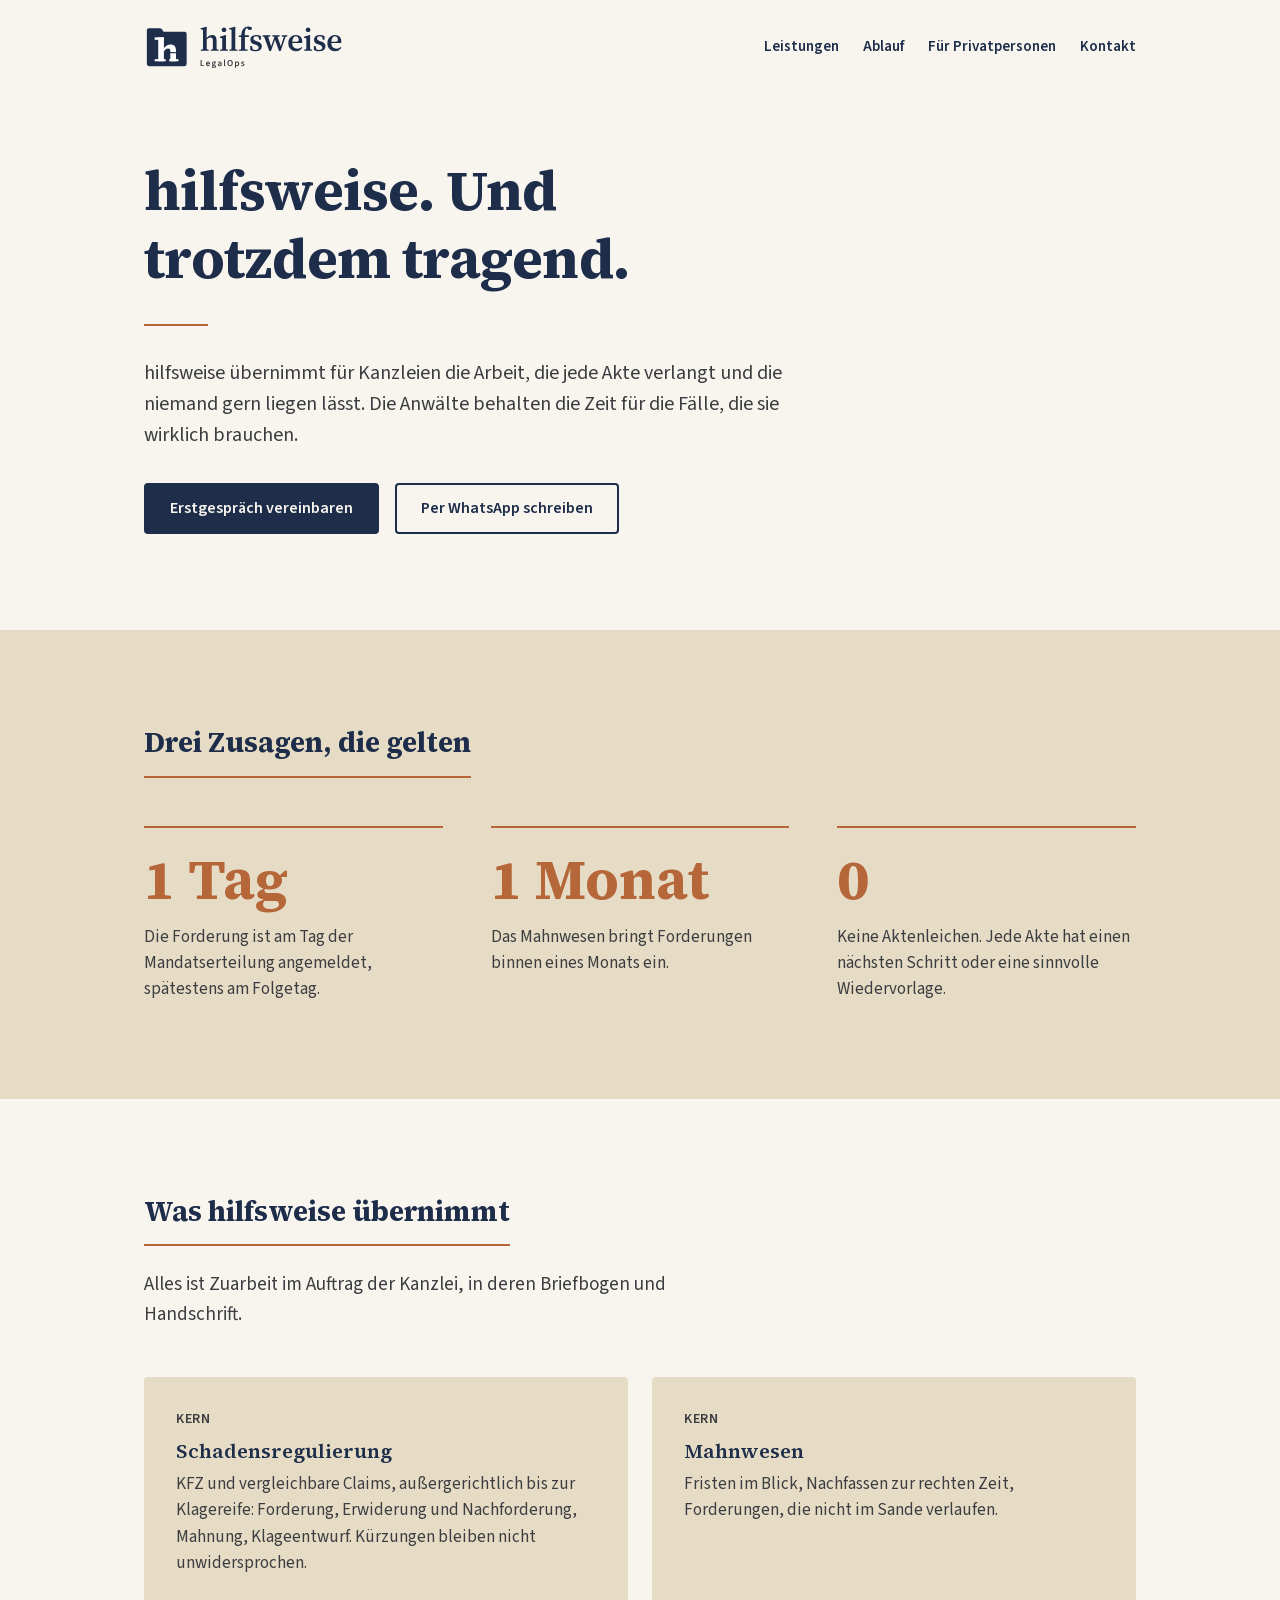
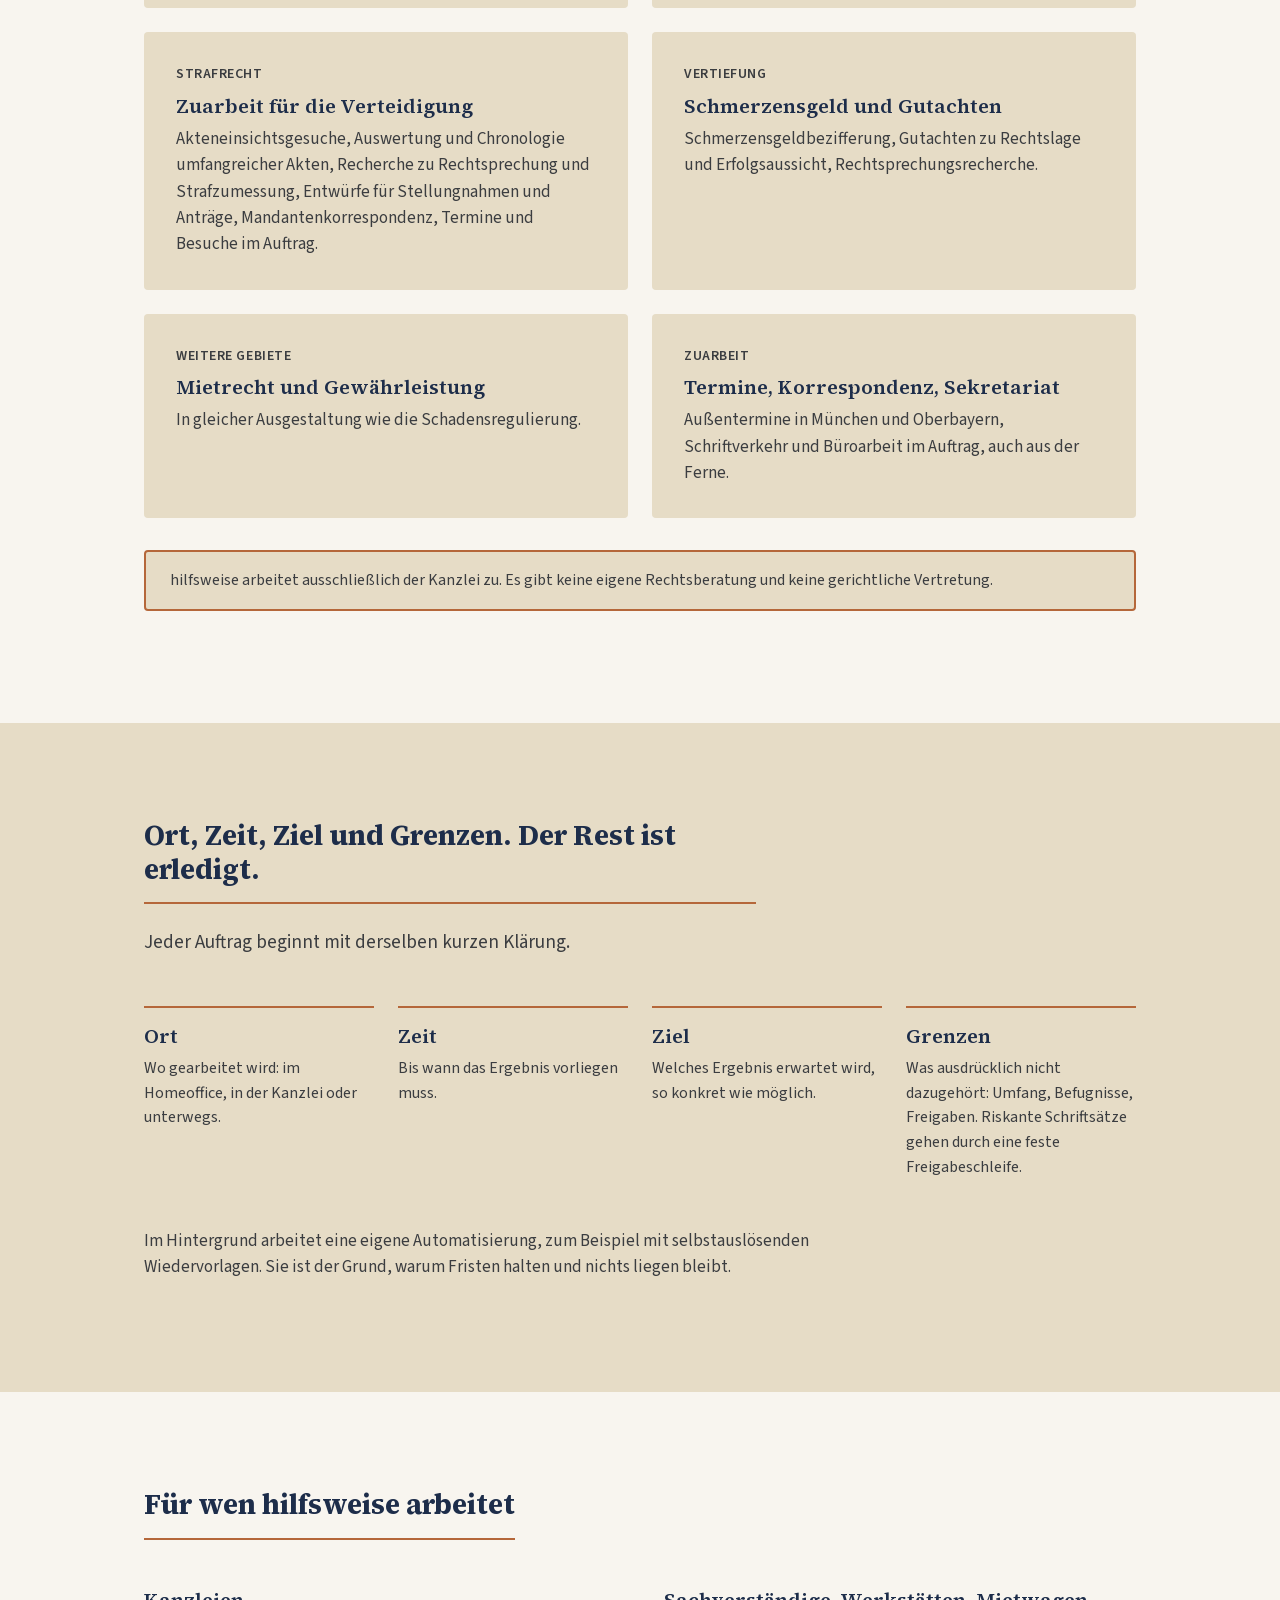
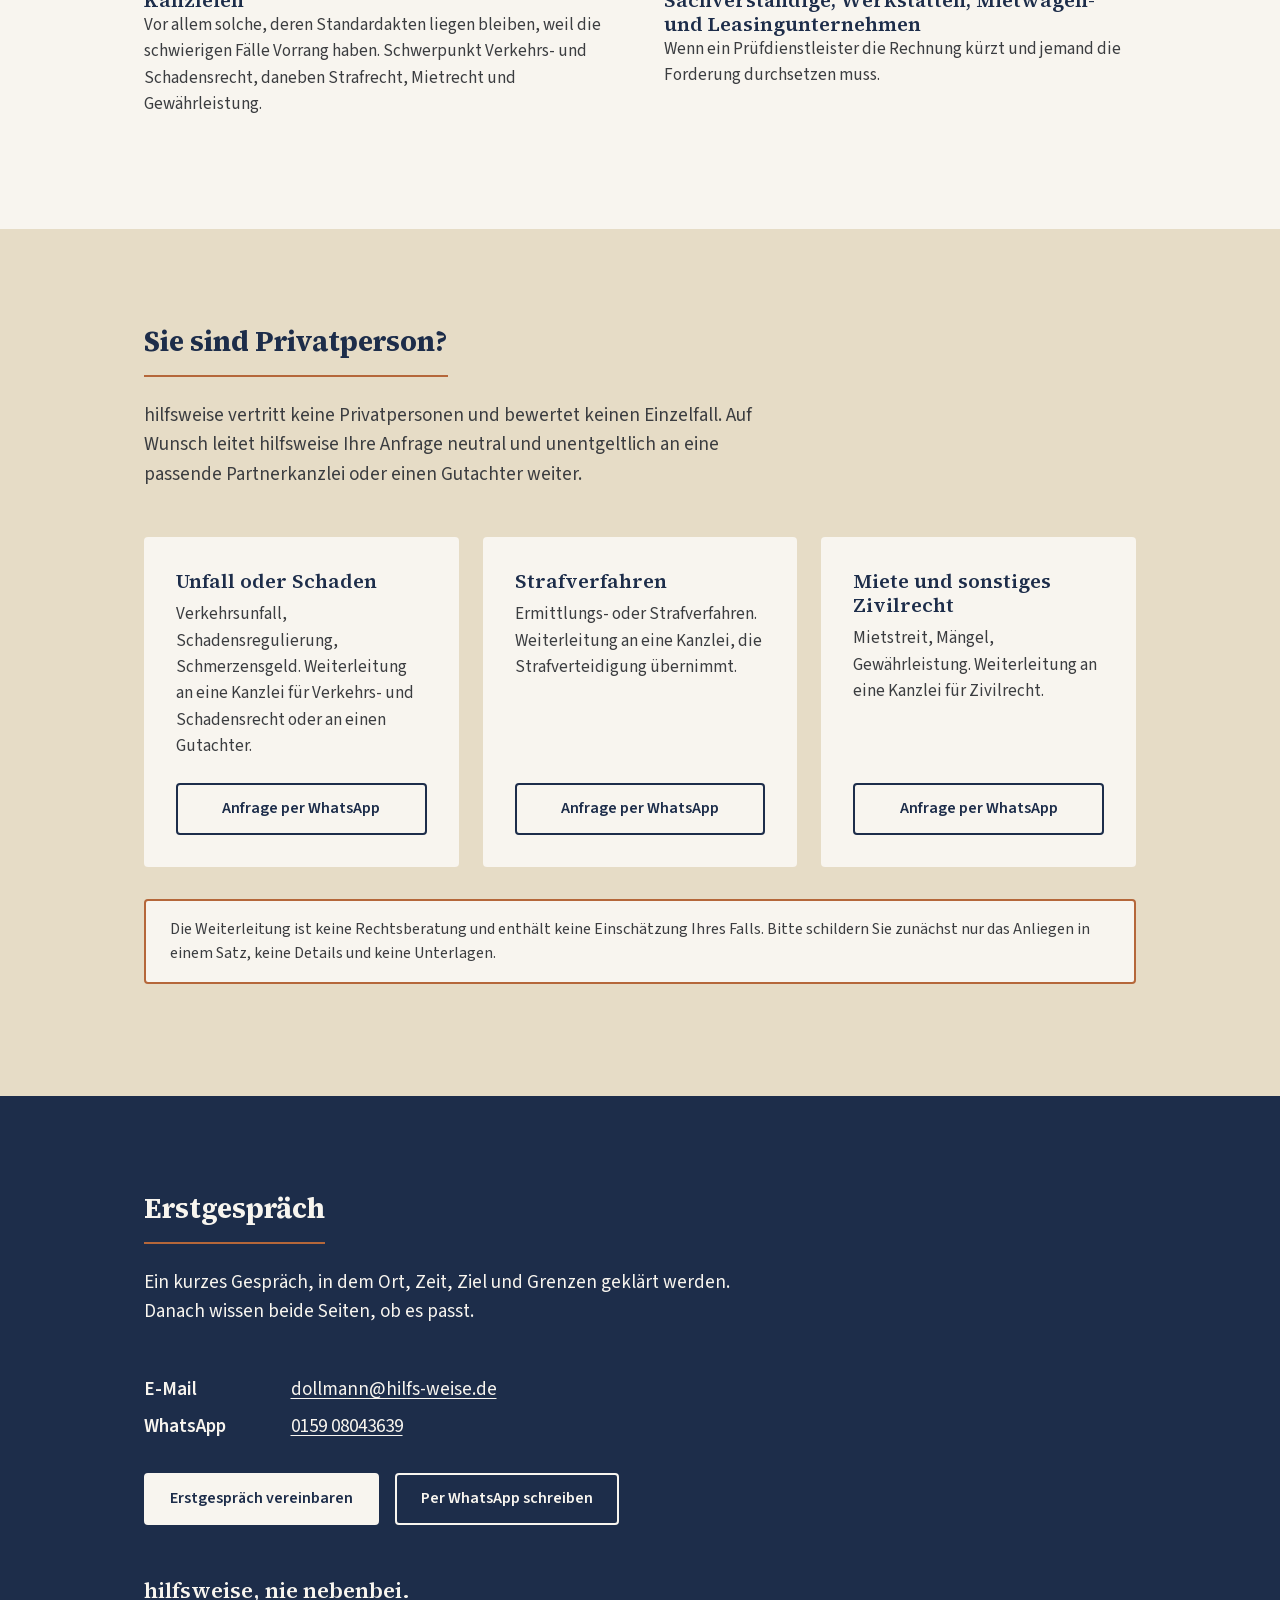
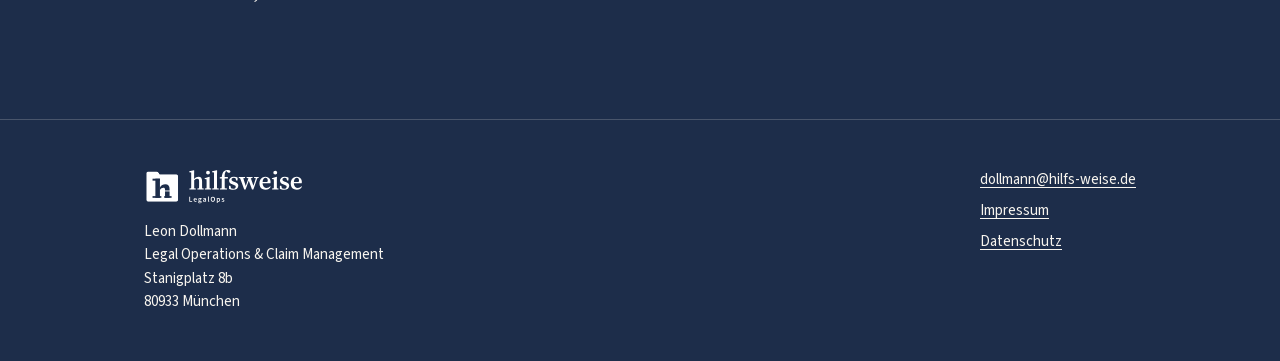
<file: index.html>
<!doctype html>
<html lang="de">
<head>
<meta charset="utf-8">
<meta name="viewport" content="width=device-width, initial-scale=1">
<title>hilfsweise – Legal Operations &amp; Claim Management</title>
<meta name="description" content="hilfsweise übernimmt für Kanzleien die Arbeit, die jede Akte verlangt: Schadensregulierung, Mahnwesen, Zuarbeit im Strafrecht. Forderungsanmeldung am Tag der Mandatserteilung.">
<meta name="theme-color" content="#F8F5EF">
<link rel="icon" href="/favicon.ico" sizes="any">
<link rel="icon" href="/assets/logo/favicon-16.svg" type="image/svg+xml" media="(prefers-color-scheme: light)">
<link rel="icon" href="/assets/logo/favicon-16-dunkel.svg" type="image/svg+xml" media="(prefers-color-scheme: dark)">
<link rel="apple-touch-icon" href="/assets/logo/apple-touch-icon.png">
<link rel="preload" href="/assets/fonts/source-serif-4-latin-700-normal.woff2" as="font" type="font/woff2" crossorigin>
<link rel="preload" href="/assets/fonts/source-sans-3-latin-400-normal.woff2" as="font" type="font/woff2" crossorigin>
<link rel="stylesheet" href="/assets/style.css">
</head>
<body>
<a class="skip" href="#inhalt">Zum Inhalt</a>

<header class="kopf">
  <div class="wrap">
    <a href="/" aria-label="hilfsweise, Startseite"><img class="logo" src="/assets/logo/logo-farbig.svg" alt="hilfsweise LegalOps" width="387" height="88"></a>
    <nav aria-label="Hauptnavigation">
      <a href="#leistungen">Leistungen</a>
      <a href="#ablauf">Ablauf</a>
      <a href="#privat">Für Privatpersonen</a>
      <a href="#kontakt">Kontakt</a>
    </nav>
  </div>
</header>

<main id="inhalt">

<div class="hero">
  <div class="wrap">
    <h1>hilfsweise. Und trotzdem tragend.</h1>
    <div class="linie" aria-hidden="true"></div>
    <p class="lead">hilfsweise übernimmt für Kanzleien die Arbeit, die jede Akte verlangt und die niemand gern liegen lässt. Die Anwälte behalten die Zeit für die Fälle, die sie wirklich brauchen.</p>
    <div class="knoepfe">
      <a class="btn voll" href="mailto:dollmann@hilfs-weise.de?subject=Erstgespr%C3%A4ch">Erstgespräch vereinbaren</a>
      <a class="btn leer" href="https://wa.me/4915908043639">Per WhatsApp schreiben</a>
    </div>
  </div>
</div>

<section class="flaeche" aria-labelledby="versprechen">
  <div class="wrap">
    <div class="sec-kopf">
      <h2 id="versprechen">Drei Zusagen, die gelten</h2>
    </div>
    <div class="zahlen">
      <div class="zahl">
        <div class="gross">1 Tag</div>
        <p>Die Forderung ist am Tag der Mandatserteilung angemeldet, spätestens am Folgetag.</p>
      </div>
      <div class="zahl">
        <div class="gross">1 Monat</div>
        <p>Das Mahnwesen bringt Forderungen binnen eines Monats ein.</p>
      </div>
      <div class="zahl">
        <div class="gross">0</div>
        <p>Keine Aktenleichen. Jede Akte hat einen nächsten Schritt oder eine sinnvolle Wiedervorlage.</p>
      </div>
    </div>
  </div>
</section>

<section id="leistungen" aria-labelledby="leistungen-h">
  <div class="wrap">
    <div class="sec-kopf">
      <h2 id="leistungen-h">Was hilfsweise übernimmt</h2>
      <p>Alles ist Zuarbeit im Auftrag der Kanzlei, in deren Briefbogen und Handschrift.</p>
    </div>
    <div class="raster">
      <article class="karte">
        <div class="ebene">Kern</div>
        <h3>Schadensregulierung</h3>
        <p>KFZ und vergleichbare Claims, außergerichtlich bis zur Klagereife: Forderung, Erwiderung und Nachforderung, Mahnung, Klageentwurf. Kürzungen bleiben nicht unwidersprochen.</p>
      </article>
      <article class="karte">
        <div class="ebene">Kern</div>
        <h3>Mahnwesen</h3>
        <p>Fristen im Blick, Nachfassen zur rechten Zeit, Forderungen, die nicht im Sande verlaufen.</p>
      </article>
      <article class="karte">
        <div class="ebene">Strafrecht</div>
        <h3>Zuarbeit für die Verteidigung</h3>
        <p>Akteneinsichtsgesuche, Auswertung und Chronologie umfangreicher Akten, Recherche zu Rechtsprechung und Strafzumessung, Entwürfe für Stellungnahmen und Anträge, Mandantenkorrespondenz, Termine und Besuche im Auftrag.</p>
      </article>
      <article class="karte">
        <div class="ebene">Vertiefung</div>
        <h3>Schmerzensgeld und Gutachten</h3>
        <p>Schmerzensgeldbezifferung, Gutachten zu Rechtslage und Erfolgsaussicht, Rechtsprechungsrecherche.</p>
      </article>
      <article class="karte">
        <div class="ebene">Weitere Gebiete</div>
        <h3>Mietrecht und Gewährleistung</h3>
        <p>In gleicher Ausgestaltung wie die Schadensregulierung.</p>
      </article>
      <article class="karte">
        <div class="ebene">Zuarbeit</div>
        <h3>Termine, Korrespondenz, Sekretariat</h3>
        <p>Außentermine in München und Oberbayern, Schriftverkehr und Büroarbeit im Auftrag, auch aus der Ferne.</p>
      </article>
    </div>
    <p class="hinweis">hilfsweise arbeitet ausschließlich der Kanzlei zu. Es gibt keine eigene Rechtsberatung und keine gerichtliche Vertretung.</p>
  </div>
</section>

<section id="ablauf" class="flaeche" aria-labelledby="ablauf-h">
  <div class="wrap">
    <div class="sec-kopf">
      <h2 id="ablauf-h">Ort, Zeit, Ziel und Grenzen. Der Rest ist erledigt.</h2>
      <p>Jeder Auftrag beginnt mit derselben kurzen Klärung.</p>
    </div>
    <div class="schritte">
      <div class="schritt">
        <h3>Ort</h3>
        <p>Wo gearbeitet wird: im Homeoffice, in der Kanzlei oder unterwegs.</p>
      </div>
      <div class="schritt">
        <h3>Zeit</h3>
        <p>Bis wann das Ergebnis vorliegen muss.</p>
      </div>
      <div class="schritt">
        <h3>Ziel</h3>
        <p>Welches Ergebnis erwartet wird, so konkret wie möglich.</p>
      </div>
      <div class="schritt">
        <h3>Grenzen</h3>
        <p>Was ausdrücklich nicht dazugehört: Umfang, Befugnisse, Freigaben. Riskante Schriftsätze gehen durch eine feste Freigabeschleife.</p>
      </div>
    </div>
    <p style="margin-top:48px;max-width:40em">Im Hintergrund arbeitet eine eigene Automatisierung, zum Beispiel mit selbstauslösenden Wiedervorlagen. Sie ist der Grund, warum Fristen halten und nichts liegen bleibt.</p>
  </div>
</section>

<section aria-labelledby="wen-h">
  <div class="wrap">
    <div class="sec-kopf">
      <h2 id="wen-h">Für wen hilfsweise arbeitet</h2>
    </div>
    <div class="zwei">
      <div>
        <h3>Kanzleien</h3>
        <p>Vor allem solche, deren Standardakten liegen bleiben, weil die schwierigen Fälle Vorrang haben. Schwerpunkt Verkehrs- und Schadensrecht, daneben Strafrecht, Mietrecht und Gewährleistung.</p>
      </div>
      <div>
        <h3>Sachverständige, Werkstätten, Mietwagen- und Leasingunternehmen</h3>
        <p>Wenn ein Prüfdienstleister die Rechnung kürzt und jemand die Forderung durchsetzen muss.</p>
      </div>
    </div>
  </div>
</section>

<section id="privat" class="flaeche" aria-labelledby="privat-h">
  <div class="wrap">
    <div class="sec-kopf">
      <h2 id="privat-h">Sie sind Privatperson?</h2>
      <p>hilfsweise vertritt keine Privatpersonen und bewertet keinen Einzelfall. Auf Wunsch leitet hilfsweise Ihre Anfrage neutral und unentgeltlich an eine passende Partnerkanzlei oder einen Gutachter weiter.</p>
    </div>
    <div class="weg">
      <article class="karte">
        <h3>Unfall oder Schaden</h3>
        <p>Verkehrsunfall, Schadensregulierung, Schmerzensgeld. Weiterleitung an eine Kanzlei für Verkehrs- und Schadensrecht oder an einen Gutachter.</p>
        <a class="btn leer" href="https://wa.me/4915908043639?text=Guten%20Tag%2C%20ich%20komme%20%C3%BCber%20hilfs-weise.de%20und%20habe%20eine%20Anfrage%20zu%20einem%20Unfall%20oder%20Schaden.">Anfrage per WhatsApp</a>
      </article>
      <article class="karte">
        <h3>Strafverfahren</h3>
        <p>Ermittlungs- oder Strafverfahren. Weiterleitung an eine Kanzlei, die Strafverteidigung übernimmt.</p>
        <a class="btn leer" href="https://wa.me/4915908043639?text=Guten%20Tag%2C%20ich%20komme%20%C3%BCber%20hilfs-weise.de%20und%20habe%20eine%20Anfrage%20zu%20einem%20Strafverfahren.">Anfrage per WhatsApp</a>
      </article>
      <article class="karte">
        <h3>Miete und sonstiges Zivilrecht</h3>
        <p>Mietstreit, Mängel, Gewährleistung. Weiterleitung an eine Kanzlei für Zivilrecht.</p>
        <a class="btn leer" href="https://wa.me/4915908043639?text=Guten%20Tag%2C%20ich%20komme%20%C3%BCber%20hilfs-weise.de%20und%20habe%20eine%20Anfrage%20zu%20Miete%20oder%20Zivilrecht.">Anfrage per WhatsApp</a>
      </article>
    </div>
    <p class="hinweis klein" style="margin-top:32px">Die Weiterleitung ist keine Rechtsberatung und enthält keine Einschätzung Ihres Falls. Bitte schildern Sie zunächst nur das Anliegen in einem Satz, keine Details und keine Unterlagen.</p>
  </div>
</section>

<section id="kontakt" class="dunkel" aria-labelledby="kontakt-h">
  <div class="wrap">
    <div class="sec-kopf">
      <h2 id="kontakt-h" style="border-color:var(--hw-kupfer)">Erstgespräch</h2>
      <p>Ein kurzes Gespräch, in dem Ort, Zeit, Ziel und Grenzen geklärt werden. Danach wissen beide Seiten, ob es passt.</p>
    </div>
    <ul class="kontakt-liste">
      <li><strong>E-Mail</strong> <a href="mailto:dollmann@hilfs-weise.de">dollmann@hilfs-weise.de</a></li>
      <li><strong>WhatsApp</strong> <a href="https://wa.me/4915908043639">0159 08043639</a></li>
      <!-- TODO nach Erstellung des LinkedIn-Profils: <li><strong>LinkedIn</strong> <a href="URL" rel="noopener">Profil</a></li> -->
    </ul>
    <div class="knoepfe">
      <a class="btn voll" href="mailto:dollmann@hilfs-weise.de?subject=Erstgespr%C3%A4ch">Erstgespräch vereinbaren</a>
      <a class="btn leer" href="https://wa.me/4915908043639">Per WhatsApp schreiben</a>
    </div>
    <p style="margin-top:48px;font-family:var(--hw-serif);font-size:22px;font-weight:600">hilfsweise, nie nebenbei.</p>
  </div>
</section>

</main>

<footer class="fuss">
  <div class="wrap">
    <div>
      <img class="logo" src="/assets/logo/logo-weiss.svg" alt="hilfsweise LegalOps" width="387" height="88">
      <address>
        Leon Dollmann<br>
        Legal Operations &amp; Claim Management<br>
        Stanigplatz 8b<br>
        80933 München
      </address>
    </div>
    <ul>
      <li><a href="mailto:dollmann@hilfs-weise.de">dollmann@hilfs-weise.de</a></li>
      <li><a href="/impressum.html">Impressum</a></li>
      <li><a href="/datenschutz.html">Datenschutz</a></li>
    </ul>
  </div>
</footer>
</body>
</html>
</file>
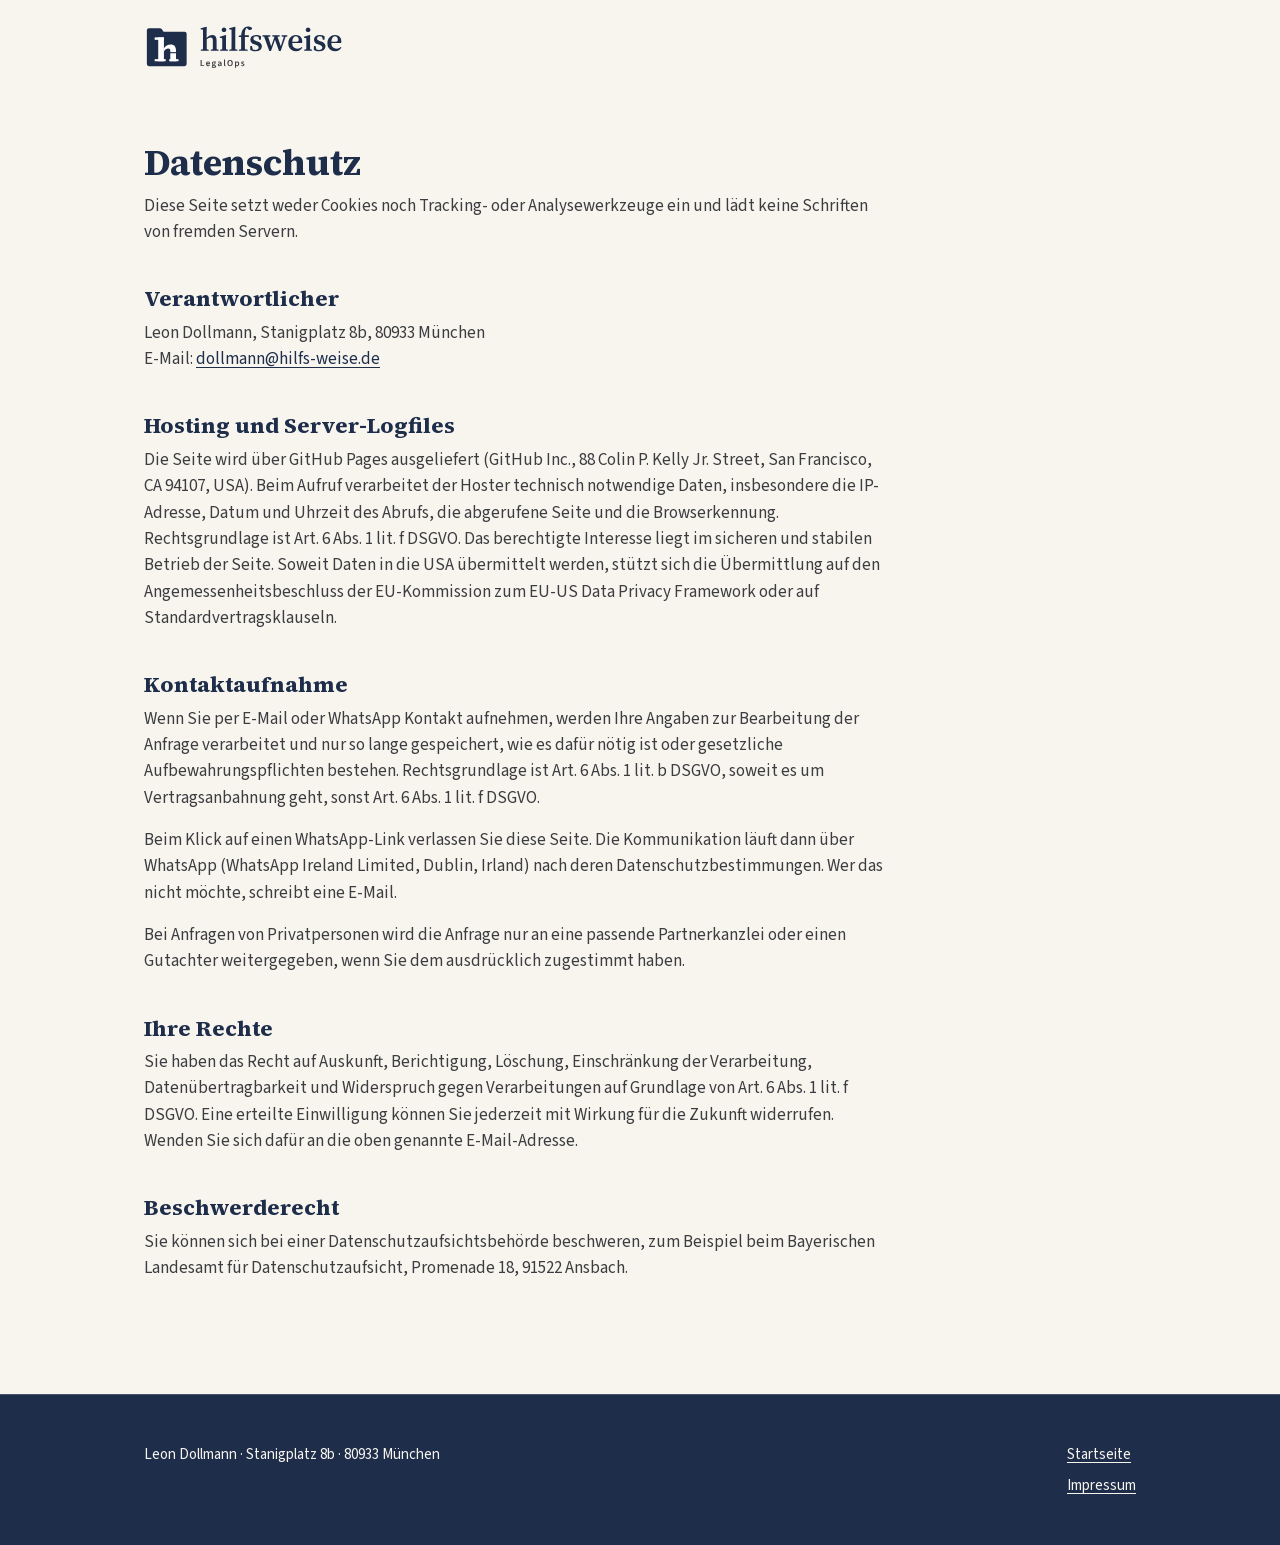
<file: datenschutz.html>
<!doctype html>
<html lang="de">
<head>
<meta charset="utf-8">
<meta name="viewport" content="width=device-width, initial-scale=1">
<title>Datenschutz – hilfsweise</title>
<meta name="robots" content="noindex">
<link rel="icon" href="/favicon.ico" sizes="any">
<link rel="apple-touch-icon" href="/assets/logo/apple-touch-icon.png">
<link rel="stylesheet" href="/assets/style.css">
</head>
<body>
<header class="kopf">
  <div class="wrap">
    <a href="/" aria-label="hilfsweise, Startseite"><img class="logo" src="/assets/logo/logo-farbig.svg" alt="hilfsweise LegalOps" width="387" height="88"></a>
  </div>
</header>
<main>
<div class="wrap">
<div class="text">
  <h1>Datenschutz</h1>
  <p>Diese Seite setzt weder Cookies noch Tracking- oder Analysewerkzeuge ein und lädt keine Schriften von fremden Servern.</p>

  <h2>Verantwortlicher</h2>
  <p>Leon Dollmann, Stanigplatz 8b, 80933 München<br>
  E-Mail: <a href="mailto:dollmann@hilfs-weise.de">dollmann@hilfs-weise.de</a></p>

  <h2>Hosting und Server-Logfiles</h2>
  <p>Die Seite wird über GitHub Pages ausgeliefert (GitHub Inc., 88 Colin P. Kelly Jr. Street, San Francisco, CA 94107, USA). Beim Aufruf verarbeitet der Hoster technisch notwendige Daten, insbesondere die IP-Adresse, Datum und Uhrzeit des Abrufs, die abgerufene Seite und die Browserkennung. Rechtsgrundlage ist Art. 6 Abs. 1 lit. f DSGVO. Das berechtigte Interesse liegt im sicheren und stabilen Betrieb der Seite. Soweit Daten in die USA übermittelt werden, stützt sich die Übermittlung auf den Angemessenheitsbeschluss der EU-Kommission zum EU-US Data Privacy Framework oder auf Standardvertragsklauseln.</p>

  <h2>Kontaktaufnahme</h2>
  <p>Wenn Sie per E-Mail oder WhatsApp Kontakt aufnehmen, werden Ihre Angaben zur Bearbeitung der Anfrage verarbeitet und nur so lange gespeichert, wie es dafür nötig ist oder gesetzliche Aufbewahrungspflichten bestehen. Rechtsgrundlage ist Art. 6 Abs. 1 lit. b DSGVO, soweit es um Vertragsanbahnung geht, sonst Art. 6 Abs. 1 lit. f DSGVO.</p>
  <p>Beim Klick auf einen WhatsApp-Link verlassen Sie diese Seite. Die Kommunikation läuft dann über WhatsApp (WhatsApp Ireland Limited, Dublin, Irland) nach deren Datenschutzbestimmungen. Wer das nicht möchte, schreibt eine E-Mail.</p>
  <p>Bei Anfragen von Privatpersonen wird die Anfrage nur an eine passende Partnerkanzlei oder einen Gutachter weitergegeben, wenn Sie dem ausdrücklich zugestimmt haben.</p>

  <h2>Ihre Rechte</h2>
  <p>Sie haben das Recht auf Auskunft, Berichtigung, Löschung, Einschränkung der Verarbeitung, Datenübertragbarkeit und Widerspruch gegen Verarbeitungen auf Grundlage von Art. 6 Abs. 1 lit. f DSGVO. Eine erteilte Einwilligung können Sie jederzeit mit Wirkung für die Zukunft widerrufen. Wenden Sie sich dafür an die oben genannte E-Mail-Adresse.</p>

  <h2>Beschwerderecht</h2>
  <p>Sie können sich bei einer Datenschutzaufsichtsbehörde beschweren, zum Beispiel beim Bayerischen Landesamt für Datenschutzaufsicht, Promenade 18, 91522 Ansbach.</p>
</div>
</div>
</main>
<footer class="fuss">
  <div class="wrap">
    <div>Leon Dollmann · Stanigplatz 8b · 80933 München</div>
    <ul>
      <li><a href="/">Startseite</a></li>
      <li><a href="/impressum.html">Impressum</a></li>
    </ul>
  </div>
</footer>
</body>
</html>
</file>
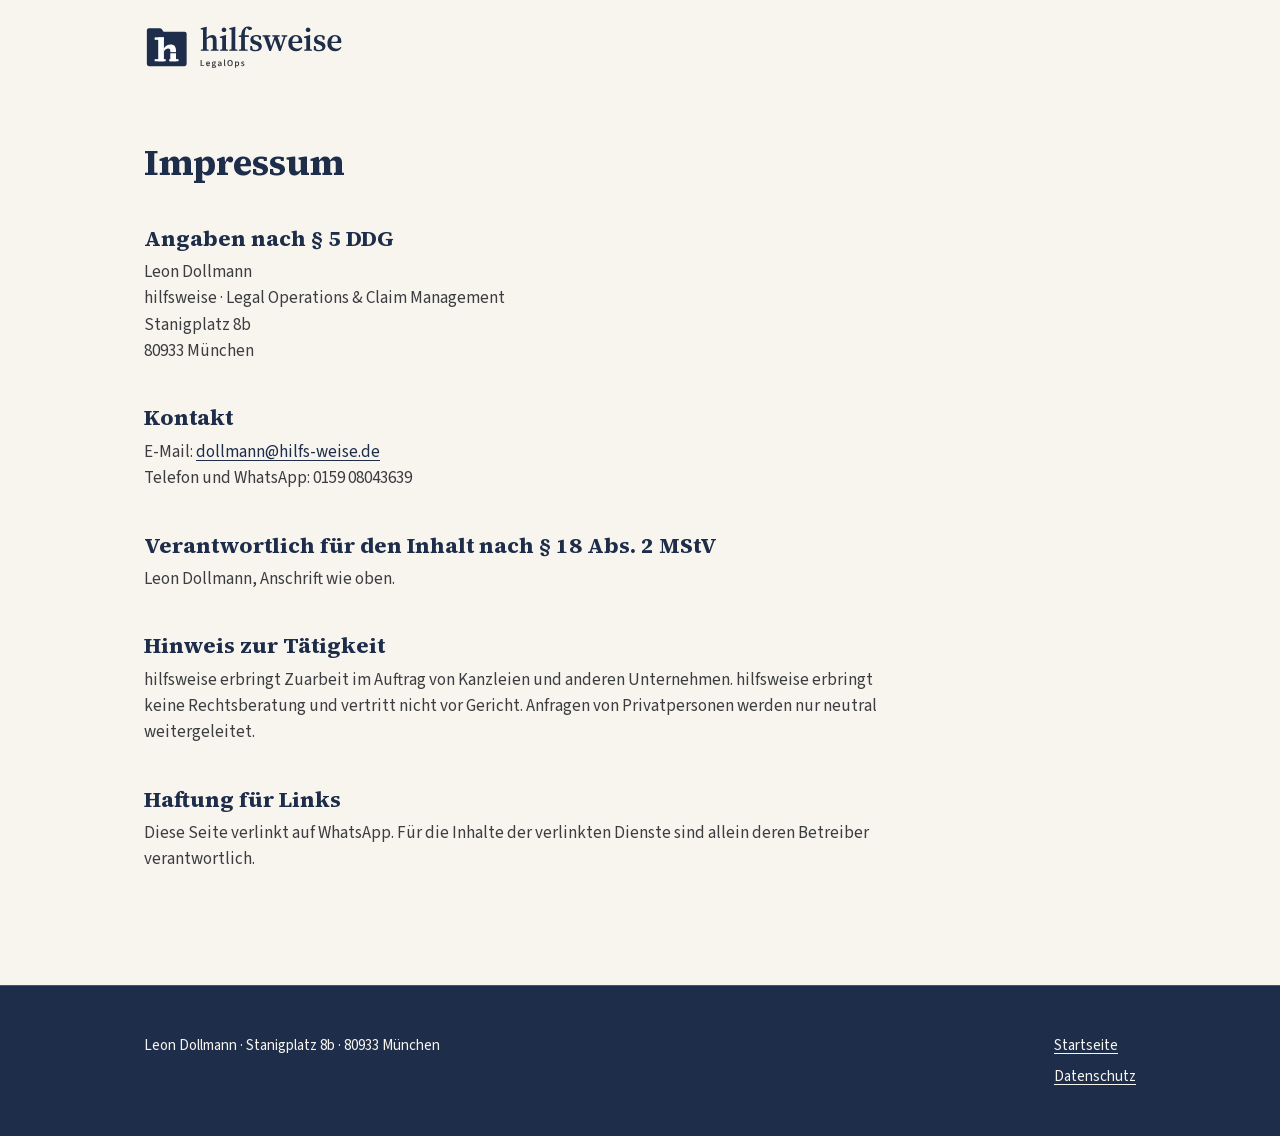
<file: impressum.html>
<!doctype html>
<html lang="de">
<head>
<meta charset="utf-8">
<meta name="viewport" content="width=device-width, initial-scale=1">
<title>Impressum – hilfsweise</title>
<meta name="robots" content="noindex">
<link rel="icon" href="/favicon.ico" sizes="any">
<link rel="apple-touch-icon" href="/assets/logo/apple-touch-icon.png">
<link rel="stylesheet" href="/assets/style.css">
</head>
<body>
<header class="kopf">
  <div class="wrap">
    <a href="/" aria-label="hilfsweise, Startseite"><img class="logo" src="/assets/logo/logo-farbig.svg" alt="hilfsweise LegalOps" width="387" height="88"></a>
  </div>
</header>
<main>
<div class="wrap">
<div class="text">
  <h1>Impressum</h1>

  <h2>Angaben nach § 5 DDG</h2>
  <p>Leon Dollmann<br>
  hilfsweise · Legal Operations &amp; Claim Management<br>
  Stanigplatz 8b<br>
  80933 München</p>

  <h2>Kontakt</h2>
  <p>E-Mail: <a href="mailto:dollmann@hilfs-weise.de">dollmann@hilfs-weise.de</a><br>
  Telefon und WhatsApp: 0159 08043639</p>

  <h2>Verantwortlich für den Inhalt nach § 18 Abs. 2 MStV</h2>
  <p>Leon Dollmann, Anschrift wie oben.</p>

  <h2>Hinweis zur Tätigkeit</h2>
  <p>hilfsweise erbringt Zuarbeit im Auftrag von Kanzleien und anderen Unternehmen. hilfsweise erbringt keine Rechtsberatung und vertritt nicht vor Gericht. Anfragen von Privatpersonen werden nur neutral weitergeleitet.</p>

  <h2>Haftung für Links</h2>
  <p>Diese Seite verlinkt auf WhatsApp. Für die Inhalte der verlinkten Dienste sind allein deren Betreiber verantwortlich.</p>
</div>
</div>
</main>
<footer class="fuss">
  <div class="wrap">
    <div>Leon Dollmann · Stanigplatz 8b · 80933 München</div>
    <ul>
      <li><a href="/">Startseite</a></li>
      <li><a href="/datenschutz.html">Datenschutz</a></li>
    </ul>
  </div>
</footer>
</body>
</html>
</file>
<file: assets/style.css>
/* hilfsweise – Website. Werte aus tokens.json v1.1 / brand.md v0.3 */
@font-face{font-family:"Source Serif 4";font-style:normal;font-weight:600;font-display:swap;src:url(fonts/source-serif-4-latin-600-normal.woff2) format("woff2")}
@font-face{font-family:"Source Serif 4";font-style:normal;font-weight:700;font-display:swap;src:url(fonts/source-serif-4-latin-700-normal.woff2) format("woff2")}
@font-face{font-family:"Source Sans 3";font-style:normal;font-weight:400;font-display:swap;src:url(fonts/source-sans-3-latin-400-normal.woff2) format("woff2")}
@font-face{font-family:"Source Sans 3";font-style:normal;font-weight:600;font-display:swap;src:url(fonts/source-sans-3-latin-600-normal.woff2) format("woff2")}

:root{
  --hw-tintenblau:#1D2D4A;--hw-kupfer:#B5673A;--hw-papier:#F8F5EF;--hw-aktendeckel:#E6DCC6;--hw-graphit:#3B3D40;
  --hw-serif:"Source Serif 4",Georgia,"Times New Roman",serif;
  --hw-sans:"Source Sans 3",Arial,Helvetica,sans-serif;
  --hw-radius:4px;--hw-space:8px;
}
*,*::before,*::after{box-sizing:border-box}
html{scroll-behavior:smooth;-webkit-text-size-adjust:100%}
body{margin:0;background:var(--hw-papier);color:var(--hw-graphit);font-family:var(--hw-sans);font-size:17px;line-height:1.55}
img,svg{max-width:100%;height:auto;display:block}
a{color:var(--hw-tintenblau);text-underline-offset:3px}
a:hover{text-decoration-thickness:2px}
:focus-visible{outline:2px solid var(--hw-kupfer);outline-offset:3px}
.wrap{width:100%;max-width:1040px;margin:0 auto;padding:0 24px}
.skip{position:absolute;left:-999px;top:8px;background:var(--hw-tintenblau);color:var(--hw-papier);padding:8px 16px;border-radius:var(--hw-radius);z-index:10}
.skip:focus{left:16px}

h1,h2,h3{font-family:var(--hw-serif);color:var(--hw-tintenblau);line-height:1.2;margin:0}
h1{font-size:40px;font-weight:700}
h2{font-size:28px;font-weight:700}
h3{font-size:20px;font-weight:600}
p{margin:0 0 16px}
.klein{font-size:14px}

/* Kopf */
.kopf{padding:24px 0}
.kopf .wrap{display:flex;align-items:center;justify-content:space-between;gap:24px}
.kopf .logo{width:200px;flex:none}
.kopf nav{display:flex;gap:24px;font-size:15px;font-weight:600}
.kopf nav a{text-decoration:none}
.kopf nav a:hover{text-decoration:underline}

/* Hero */
.hero{padding:64px 0 96px}
.hero h1{max-width:16ch;font-size:56px;letter-spacing:-.01em}
.hero .linie{width:64px;height:2px;background:var(--hw-kupfer);margin:32px 0}
.hero .lead{max-width:34em;font-size:20px;margin-bottom:32px}
.knoepfe{display:flex;flex-wrap:wrap;gap:16px}
.btn{display:inline-block;padding:14px 24px;border-radius:var(--hw-radius);border:2px solid var(--hw-tintenblau);font-weight:600;text-decoration:none;font-size:16px;line-height:1.2}
.btn.voll{background:var(--hw-tintenblau);color:var(--hw-papier)}
.btn.voll:hover{background:#16233a}
.btn.leer{background:transparent;color:var(--hw-tintenblau)}
.btn.leer:hover{background:var(--hw-aktendeckel)}

/* Flächen */
section{padding:96px 0}
.flaeche{background:var(--hw-aktendeckel)}
.dunkel{background:var(--hw-tintenblau);color:var(--hw-papier)}
.dunkel h2,.dunkel h3{color:var(--hw-papier)}
.dunkel a{color:var(--hw-papier)}
.sec-kopf{max-width:36em;margin-bottom:48px}
.sec-kopf h2{padding-bottom:16px;border-bottom:2px solid var(--hw-kupfer);display:inline-block}
.sec-kopf p{margin:24px 0 0;font-size:19px}

/* Versprechen */
.zahlen{display:grid;grid-template-columns:repeat(3,1fr);gap:48px}
.zahl{border-top:2px solid var(--hw-kupfer);padding-top:24px}
.zahl .gross{font-family:var(--hw-serif);font-weight:700;font-size:56px;line-height:1;color:var(--hw-kupfer);margin-bottom:16px}
.zahl p{margin:0}

/* Leistungen */
.raster{display:grid;grid-template-columns:repeat(2,1fr);gap:24px}
.karte{background:var(--hw-aktendeckel);border-radius:var(--hw-radius);padding:32px}
.flaeche .karte{background:var(--hw-papier)}
.karte h3{margin-bottom:8px}
.karte p{margin:0}
.karte .ebene{font-size:14px;font-weight:600;letter-spacing:.04em;text-transform:uppercase;margin-bottom:8px;color:var(--hw-graphit)}
.hinweis{margin-top:32px;padding:16px 24px;background:var(--hw-aktendeckel);border-radius:var(--hw-radius);border:2px solid var(--hw-kupfer);font-size:16px}
.flaeche .hinweis{background:var(--hw-papier)}

/* Ablauf */
.schritte{display:grid;grid-template-columns:repeat(4,1fr);gap:24px;counter-reset:s}
.schritt{border-top:2px solid var(--hw-kupfer);padding-top:16px}
.schritt h3{margin-bottom:8px}
.schritt p{margin:0;font-size:16px}

/* Für wen */
.zwei{display:grid;grid-template-columns:1fr 1fr;gap:48px}

/* Wegweiser */
.weg{display:grid;grid-template-columns:repeat(3,1fr);gap:24px}
.weg .karte{display:flex;flex-direction:column}
.weg .karte p{margin-bottom:24px}
.weg .karte .btn{margin-top:auto;text-align:center}

/* Kontakt */
.kontakt-liste{list-style:none;margin:0 0 32px;padding:0;display:grid;gap:8px;font-size:19px}
.kontakt-liste strong{font-weight:600;display:inline-block;min-width:7.5em}
.dunkel .btn.voll{background:var(--hw-papier);color:var(--hw-tintenblau);border-color:var(--hw-papier)}
.dunkel .btn.voll:hover{background:var(--hw-aktendeckel)}
.dunkel .btn.leer{color:var(--hw-papier);border-color:var(--hw-papier)}
.dunkel .btn.leer:hover{background:rgba(248,245,239,.12)}

/* Fuß */
.fuss{background:var(--hw-tintenblau);color:var(--hw-papier);padding:48px 0;font-size:15px;border-top:1px solid rgba(248,245,239,.2)}
.fuss .wrap{display:flex;flex-wrap:wrap;gap:32px;justify-content:space-between;align-items:flex-start}
.fuss .logo{width:160px;margin-bottom:16px}
.fuss a{color:var(--hw-papier)}
.fuss address{font-style:normal}
.fuss ul{list-style:none;margin:0;padding:0;display:grid;gap:8px}

/* Rechtstexte */
.text{padding:48px 0 96px;max-width:44em}
.text h1{font-size:36px;margin-bottom:8px}
.text h2{font-size:22px;margin:40px 0 8px}
.text h3{font-size:18px;margin:24px 0 4px}
.text .entwurf{background:var(--hw-aktendeckel);border:2px solid var(--hw-kupfer);border-radius:var(--hw-radius);padding:16px 24px;margin:24px 0;font-size:15px}

@media (max-width:860px){
  .wrap{padding:0 16px}
  section{padding:64px 0}
  .hero{padding:32px 0 64px}
  .hero h1{font-size:40px}
  .hero .lead{font-size:18px}
  .kopf .logo{width:160px}
  .kopf nav{display:none}
  .zahlen,.raster,.schritte,.zwei,.weg{grid-template-columns:1fr}
  .zahlen{gap:32px}
  .schritte{gap:32px}
  .zwei{gap:32px}
  .karte{padding:24px}
  .btn{width:100%;text-align:center}
}
@media (prefers-reduced-motion:reduce){html{scroll-behavior:auto}}
</file>
